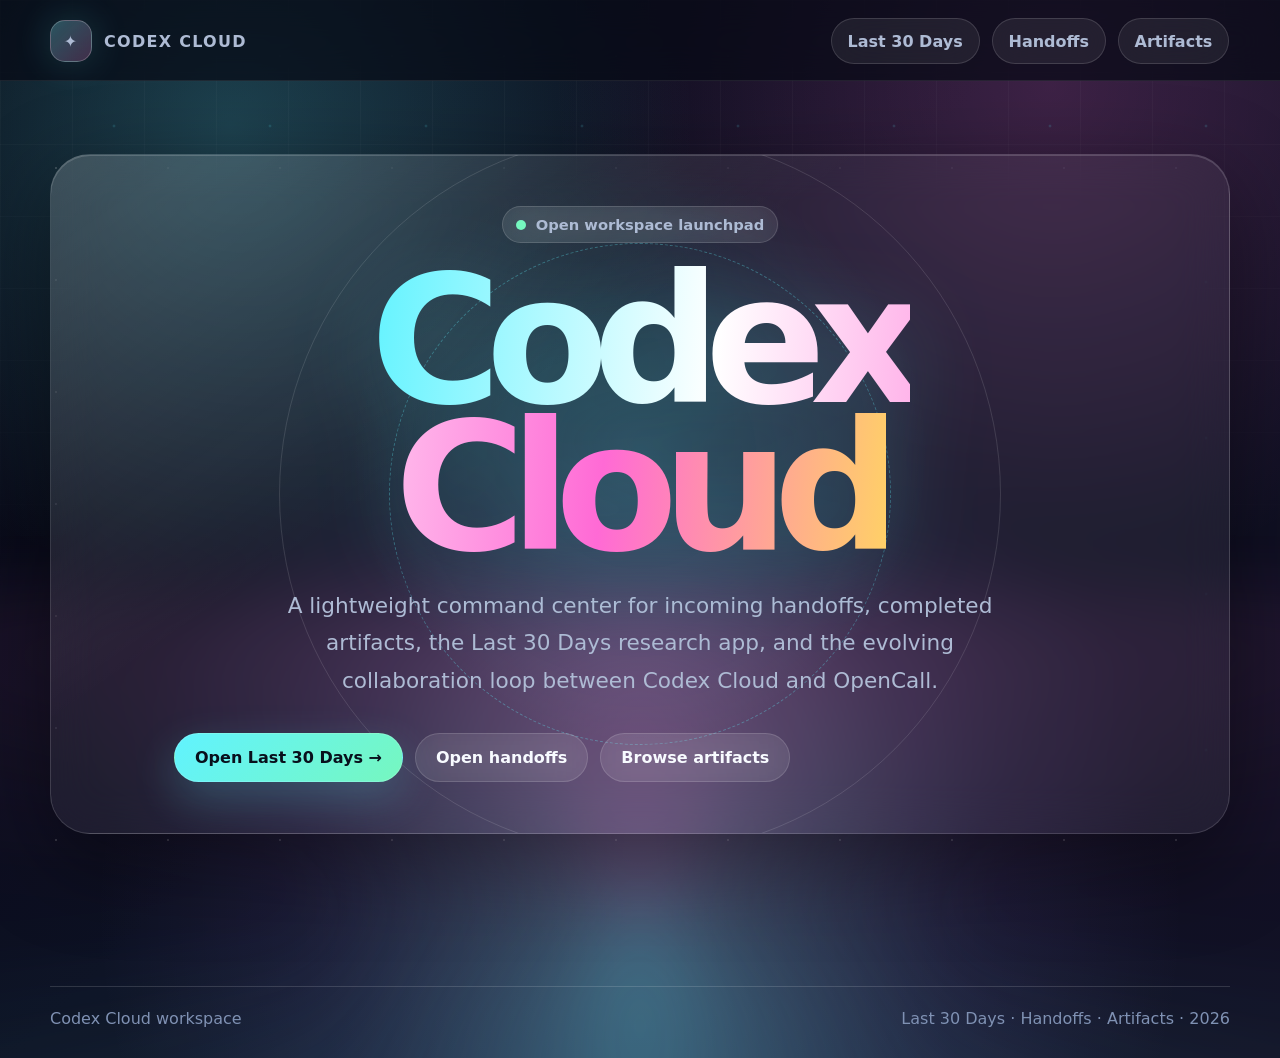
<file: index.html>
<!doctype html>
<html lang="en">
  <head>
    <meta charset="utf-8">
    <meta name="viewport" content="width=device-width, initial-scale=1">
    <meta name="description" content="Codex Cloud landing page for handoffs and artifacts.">
    <title>Codex Cloud</title>
    <link rel="stylesheet" href="styles.css">
  </head>
  <body>
    <div class="aurora" aria-hidden="true"></div>

    <div class="shell">
      <nav class="nav" aria-label="Primary navigation">
        <a class="brand" href="index.html" aria-label="Codex Cloud home">
          <span class="brand-mark" aria-hidden="true">✦</span>
          Codex Cloud
        </a>
        <div class="nav-links">
          <a href="last30days.html">Last 30 Days</a>
          <a href="handoffs.html">Handoffs</a>
          <a href="artifacts.html">Artifacts</a>
        </div>
      </nav>

      <main>
        <section class="hero" aria-labelledby="hero-title">
          <div class="hero-panel">
            <div class="hero-content">
              <div class="pill"><span class="pulse" aria-hidden="true"></span> Open workspace launchpad</div>
              <h1 id="hero-title"><span class="gradient-text">Codex Cloud</span></h1>
              <p class="lede">
                A lightweight command center for incoming handoffs, completed artifacts, the Last 30 Days research app, and the evolving collaboration loop between Codex Cloud and OpenCall.
              </p>
              <div class="cta-row" aria-label="Primary entry points">
                <a class="button" href="last30days.html">Open Last 30 Days →</a>
                <a class="button secondary" href="handoffs.html">Open handoffs</a>
                <a class="button secondary" href="artifacts.html">Browse artifacts</a>
              </div>
            </div>
          </div>
        </section>
      </main>

      <footer>
        <span>Codex Cloud workspace</span>
        <span>Last 30 Days · Handoffs · Artifacts · 2026</span>
      </footer>
    </div>
  </body>
</html>
</file>
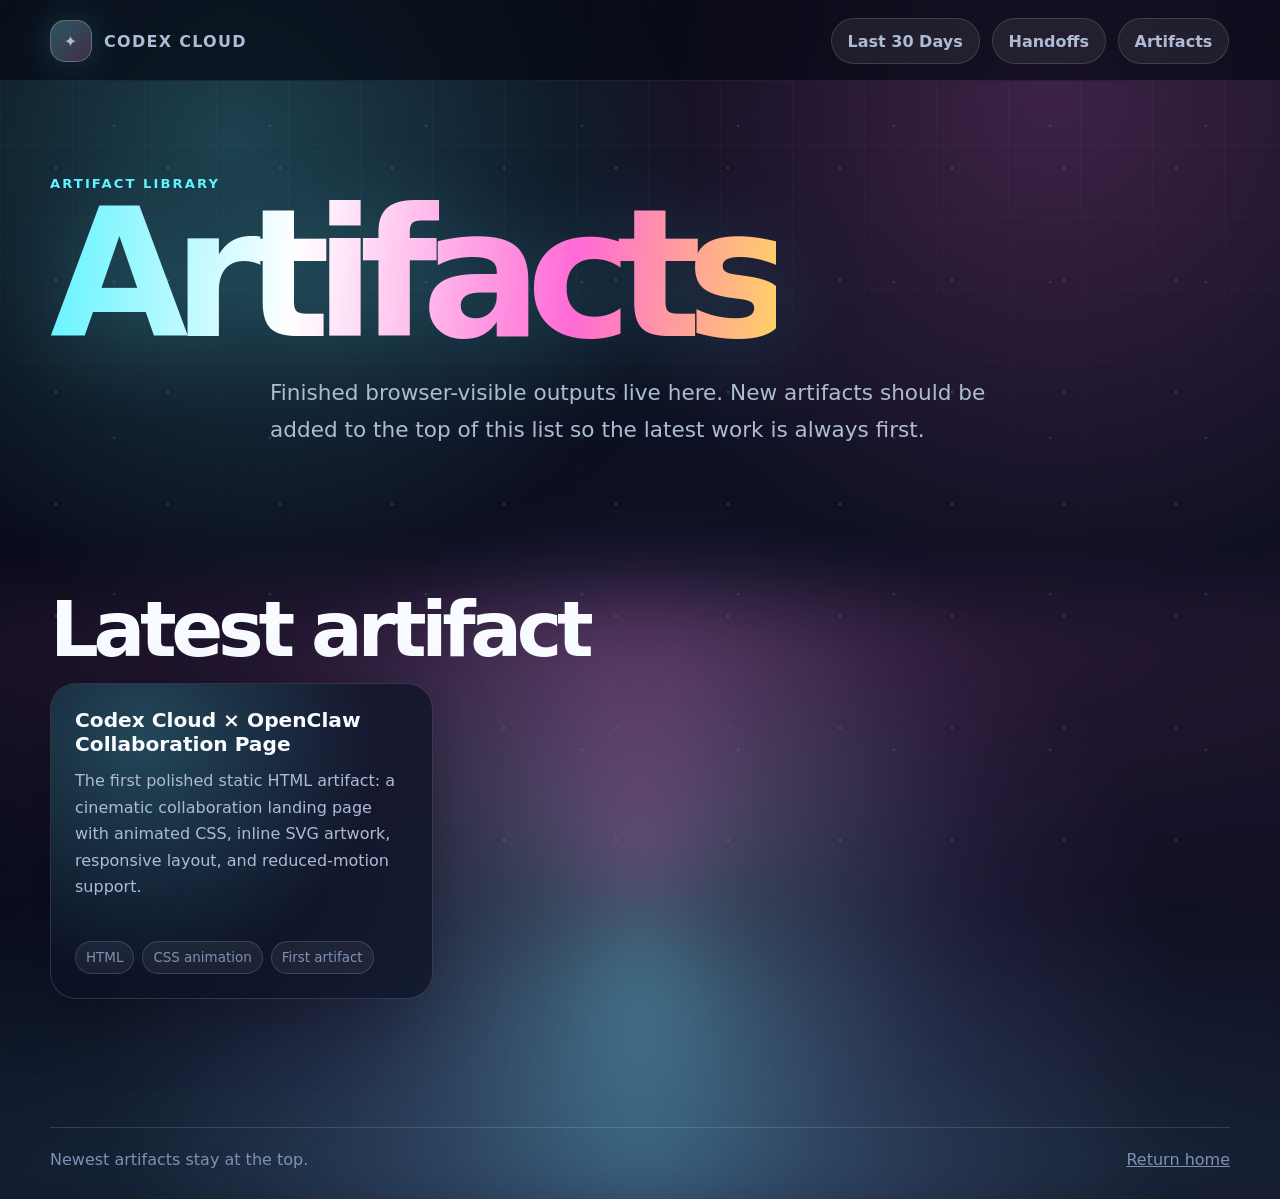
<file: artifacts.html>
<!doctype html>
<html lang="en">
  <head>
    <meta charset="utf-8">
    <meta name="viewport" content="width=device-width, initial-scale=1">
    <meta name="description" content="Artifact index for Codex Cloud outputs.">
    <title>Artifacts · Codex Cloud</title>
    <link rel="stylesheet" href="styles.css">
  </head>
  <body>
    <div class="aurora" aria-hidden="true"></div>

    <div class="shell">
      <nav class="nav" aria-label="Primary navigation">
        <a class="brand" href="index.html" aria-label="Codex Cloud home">
          <span class="brand-mark" aria-hidden="true">✦</span>
          Codex Cloud
        </a>
        <div class="nav-links">
          <a href="last30days.html">Last 30 Days</a>
          <a href="handoffs.html">Handoffs</a>
          <a href="artifacts.html" aria-current="page">Artifacts</a>
        </div>
      </nav>

      <main>
        <header class="page-header">
          <p class="eyebrow">Artifact library</p>
          <h1><span class="gradient-text">Artifacts</span></h1>
          <p class="lede">
            Finished browser-visible outputs live here. New artifacts should be added to the top of this list so the latest work is always first.
          </p>
        </header>

        <section class="section" aria-labelledby="artifact-list-title">
          <h2 id="artifact-list-title">Latest artifact</h2>
          <div class="grid">
            <a class="card-link" href="artifacts/first-collaboration.html" style="--x: 24%; --y: 18%;">
              <span>
                <strong>Codex Cloud × OpenClaw Collaboration Page</strong>
                <p>The first polished static HTML artifact: a cinematic collaboration landing page with animated CSS, inline SVG artwork, responsive layout, and reduced-motion support.</p>
              </span>
              <span class="card-meta" aria-label="Artifact details">
                <span>HTML</span>
                <span>CSS animation</span>
                <span>First artifact</span>
              </span>
            </a>
          </div>
        </section>
      </main>

      <footer>
        <span>Newest artifacts stay at the top.</span>
        <span><a href="index.html">Return home</a></span>
      </footer>
    </div>
  </body>
</html>
</file>
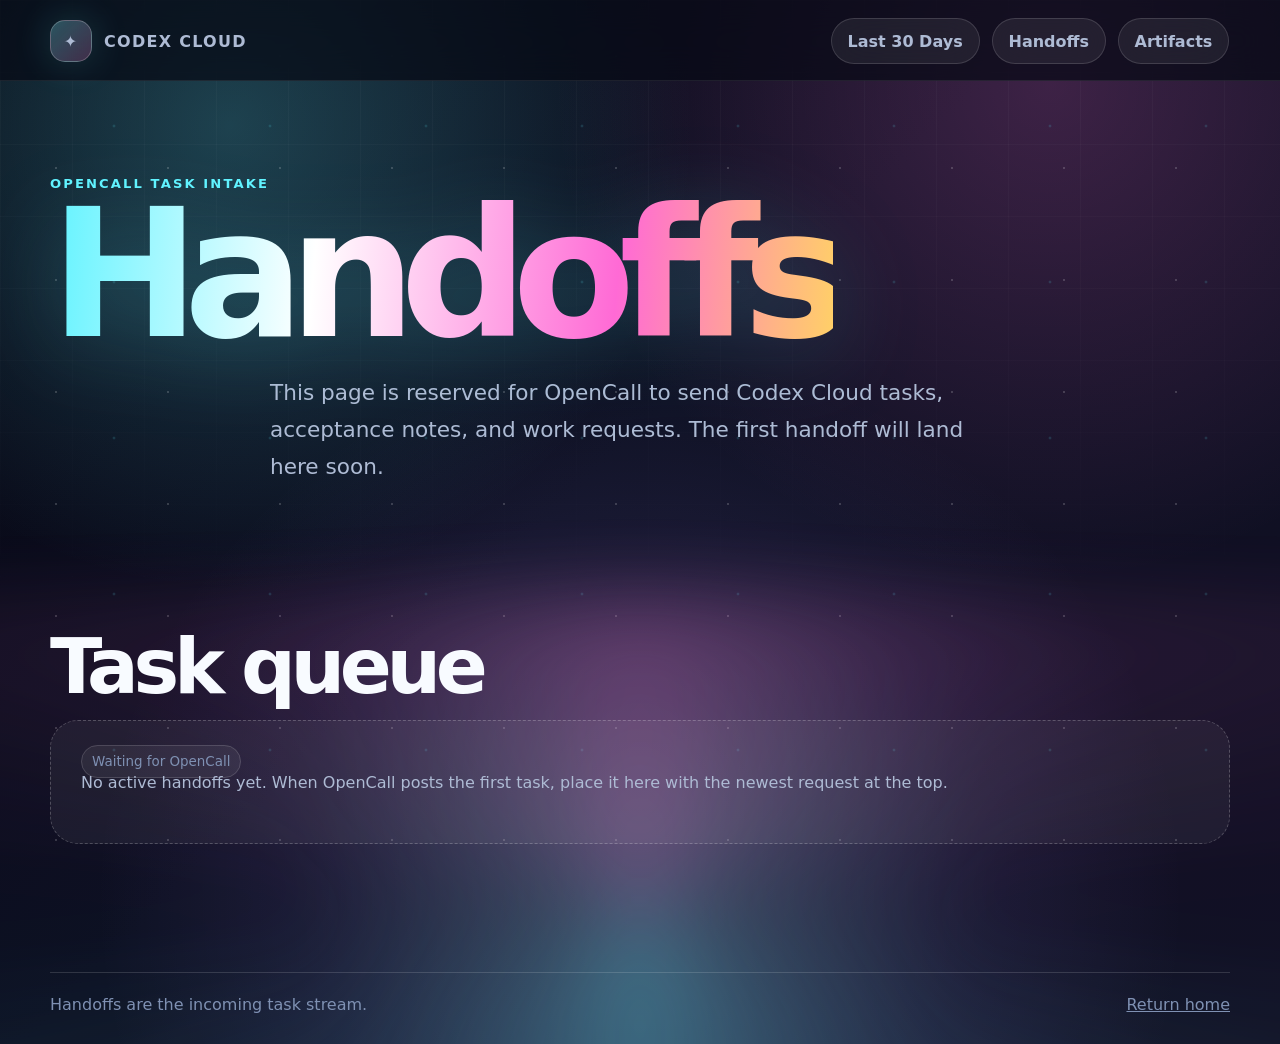
<file: handoffs.html>
<!doctype html>
<html lang="en">
  <head>
    <meta charset="utf-8">
    <meta name="viewport" content="width=device-width, initial-scale=1">
    <meta name="description" content="Handoff queue for Codex Cloud tasks from OpenCall.">
    <title>Handoffs · Codex Cloud</title>
    <link rel="stylesheet" href="styles.css">
  </head>
  <body>
    <div class="aurora" aria-hidden="true"></div>

    <div class="shell">
      <nav class="nav" aria-label="Primary navigation">
        <a class="brand" href="index.html" aria-label="Codex Cloud home">
          <span class="brand-mark" aria-hidden="true">✦</span>
          Codex Cloud
        </a>
        <div class="nav-links">
          <a href="last30days.html">Last 30 Days</a>
          <a href="handoffs.html" aria-current="page">Handoffs</a>
          <a href="artifacts.html">Artifacts</a>
        </div>
      </nav>

      <main>
        <header class="page-header">
          <p class="eyebrow">OpenCall task intake</p>
          <h1><span class="gradient-text">Handoffs</span></h1>
          <p class="lede">
            This page is reserved for OpenCall to send Codex Cloud tasks, acceptance notes, and work requests. The first handoff will land here soon.
          </p>
        </header>

        <section class="section" aria-labelledby="handoff-queue-title">
          <h2 id="handoff-queue-title">Task queue</h2>
          <div class="empty-state">
            <span>Waiting for OpenCall</span>
            <p>
              No active handoffs yet. When OpenCall posts the first task, place it here with the newest request at the top.
            </p>
          </div>
        </section>
      </main>

      <footer>
        <span>Handoffs are the incoming task stream.</span>
        <span><a href="index.html">Return home</a></span>
      </footer>
    </div>
  </body>
</html>
</file>
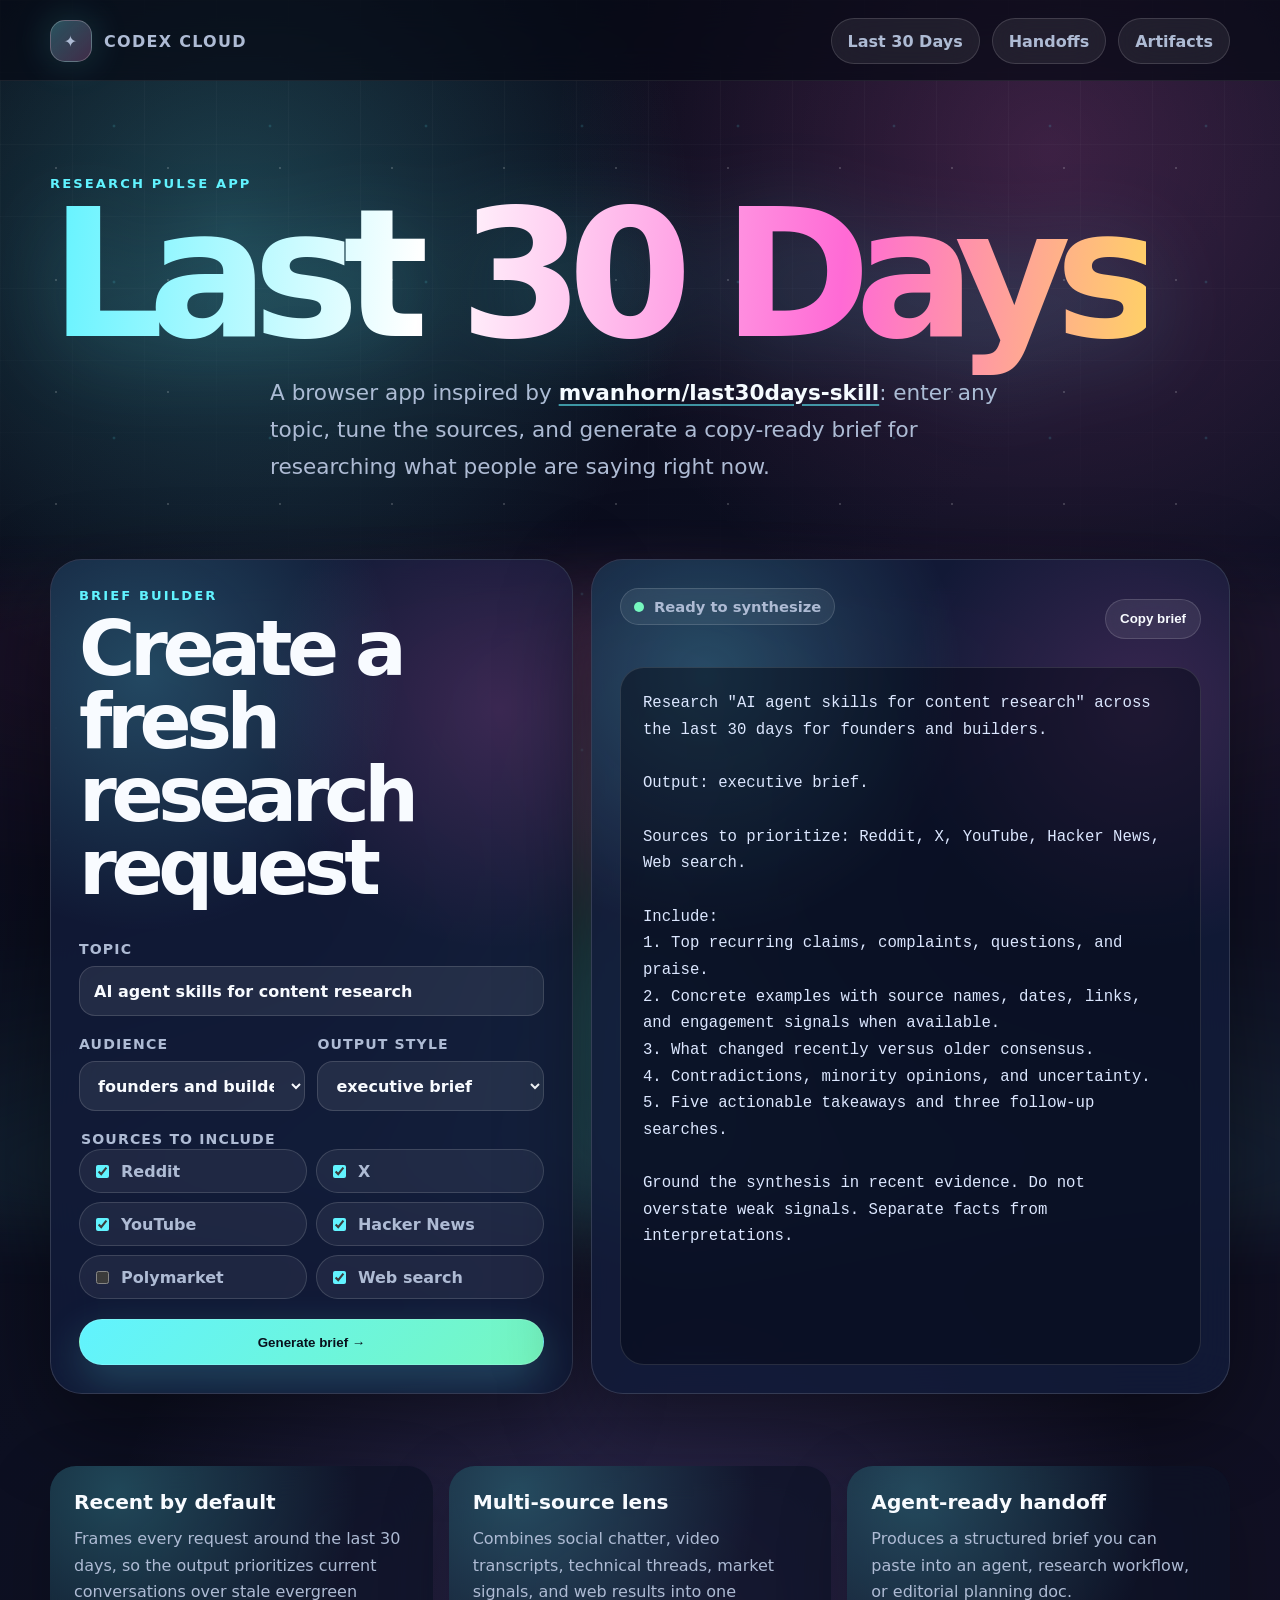
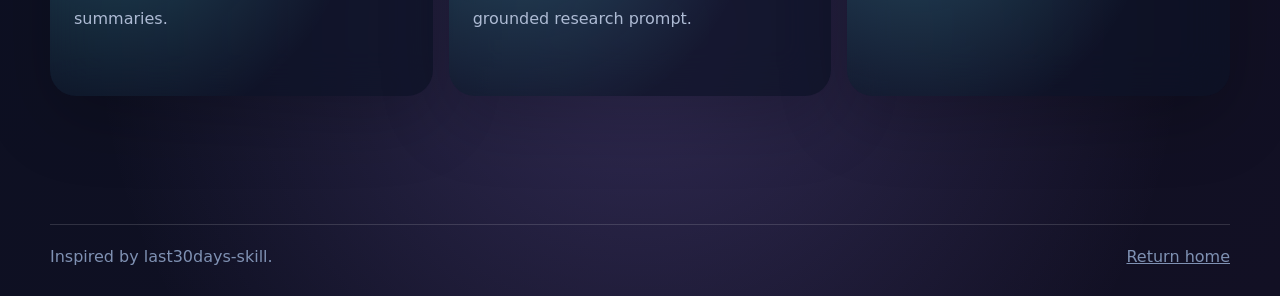
<file: last30days.html>
<!doctype html>
<html lang="en">
  <head>
    <meta charset="utf-8">
    <meta name="viewport" content="width=device-width, initial-scale=1">
    <meta name="description" content="Last 30 Days research app for turning a topic into a fresh multi-source intelligence brief.">
    <title>Last 30 Days · Codex Cloud</title>
    <link rel="stylesheet" href="styles.css">
  </head>
  <body>
    <div class="aurora" aria-hidden="true"></div>

    <div class="shell">
      <nav class="nav" aria-label="Primary navigation">
        <a class="brand" href="index.html" aria-label="Codex Cloud home">
          <span class="brand-mark" aria-hidden="true">✦</span>
          Codex Cloud
        </a>
        <div class="nav-links">
          <a href="last30days.html" aria-current="page">Last 30 Days</a>
          <a href="handoffs.html">Handoffs</a>
          <a href="artifacts.html">Artifacts</a>
        </div>
      </nav>

      <main>
        <header class="page-header app-header">
          <p class="eyebrow">Research pulse app</p>
          <h1><span class="gradient-text">Last 30 Days</span></h1>
          <p class="lede">
            A browser app inspired by <a href="https://github.com/mvanhorn/last30days-skill">mvanhorn/last30days-skill</a>: enter any topic, tune the sources, and generate a copy-ready brief for researching what people are saying right now.
          </p>
        </header>

        <section class="app-grid" aria-labelledby="app-title">
          <form class="app-card app-form" id="research-form">
            <div>
              <p class="eyebrow">Brief builder</p>
              <h2 id="app-title">Create a fresh research request</h2>
            </div>

            <label class="field">
              <span>Topic</span>
              <input id="topic" name="topic" type="text" value="AI agent skills for content research" autocomplete="off" required>
            </label>

            <div class="field-row">
              <label class="field">
                <span>Audience</span>
                <select id="audience" name="audience">
                  <option>founders and builders</option>
                  <option>product marketers</option>
                  <option>software engineers</option>
                  <option>investors</option>
                  <option>curious beginners</option>
                </select>
              </label>
              <label class="field">
                <span>Output style</span>
                <select id="style" name="style">
                  <option>executive brief</option>
                  <option>content outline</option>
                  <option>competitive scan</option>
                  <option>trend memo</option>
                  <option>launch research</option>
                </select>
              </label>
            </div>

            <fieldset class="source-picker">
              <legend>Sources to include</legend>
              <label><input type="checkbox" name="sources" value="Reddit" checked> Reddit</label>
              <label><input type="checkbox" name="sources" value="X" checked> X</label>
              <label><input type="checkbox" name="sources" value="YouTube" checked> YouTube</label>
              <label><input type="checkbox" name="sources" value="Hacker News" checked> Hacker News</label>
              <label><input type="checkbox" name="sources" value="Polymarket"> Polymarket</label>
              <label><input type="checkbox" name="sources" value="Web search" checked> Web search</label>
            </fieldset>

            <button class="button" type="submit">Generate brief →</button>
          </form>

          <section class="app-card output-card" aria-live="polite">
            <div class="output-toolbar">
              <span class="pill"><span class="pulse" aria-hidden="true"></span> Ready to synthesize</span>
              <button class="button secondary small-button" id="copy-button" type="button">Copy brief</button>
            </div>
            <div id="brief-output" class="brief-output"></div>
          </section>
        </section>

        <section class="section feature-strip" aria-label="App capabilities">
          <article class="card">
            <strong>Recent by default</strong>
            <p>Frames every request around the last 30 days, so the output prioritizes current conversations over stale evergreen summaries.</p>
          </article>
          <article class="card">
            <strong>Multi-source lens</strong>
            <p>Combines social chatter, video transcripts, technical threads, market signals, and web results into one grounded research prompt.</p>
          </article>
          <article class="card">
            <strong>Agent-ready handoff</strong>
            <p>Produces a structured brief you can paste into an agent, research workflow, or editorial planning doc.</p>
          </article>
        </section>
      </main>

      <footer>
        <span>Inspired by last30days-skill.</span>
        <span><a href="index.html">Return home</a></span>
      </footer>
    </div>

    <script>
      const form = document.querySelector('#research-form');
      const output = document.querySelector('#brief-output');
      const copyButton = document.querySelector('#copy-button');

      function selectedSources() {
        return Array.from(document.querySelectorAll('input[name="sources"]:checked')).map((source) => source.value);
      }

      function buildBrief() {
        const topic = document.querySelector('#topic').value.trim() || 'Untitled topic';
        const audience = document.querySelector('#audience').value;
        const style = document.querySelector('#style').value;
        const sources = selectedSources();
        const sourceText = sources.length ? sources.join(', ') : 'web search';

        return `Research "${topic}" across the last 30 days for ${audience}.\n\nOutput: ${style}.\n\nSources to prioritize: ${sourceText}.\n\nInclude:\n1. Top recurring claims, complaints, questions, and praise.\n2. Concrete examples with source names, dates, links, and engagement signals when available.\n3. What changed recently versus older consensus.\n4. Contradictions, minority opinions, and uncertainty.\n5. Five actionable takeaways and three follow-up searches.\n\nGround the synthesis in recent evidence. Do not overstate weak signals. Separate facts from interpretations.`;
      }

      function renderBrief() {
        output.textContent = buildBrief();
      }

      form.addEventListener('submit', (event) => {
        event.preventDefault();
        renderBrief();
      });

      form.addEventListener('input', renderBrief);

      copyButton.addEventListener('click', async () => {
        await navigator.clipboard.writeText(output.textContent);
        copyButton.textContent = 'Copied!';
        setTimeout(() => { copyButton.textContent = 'Copy brief'; }, 1400);
      });

      renderBrief();
    </script>
  </body>
</html>
</file>
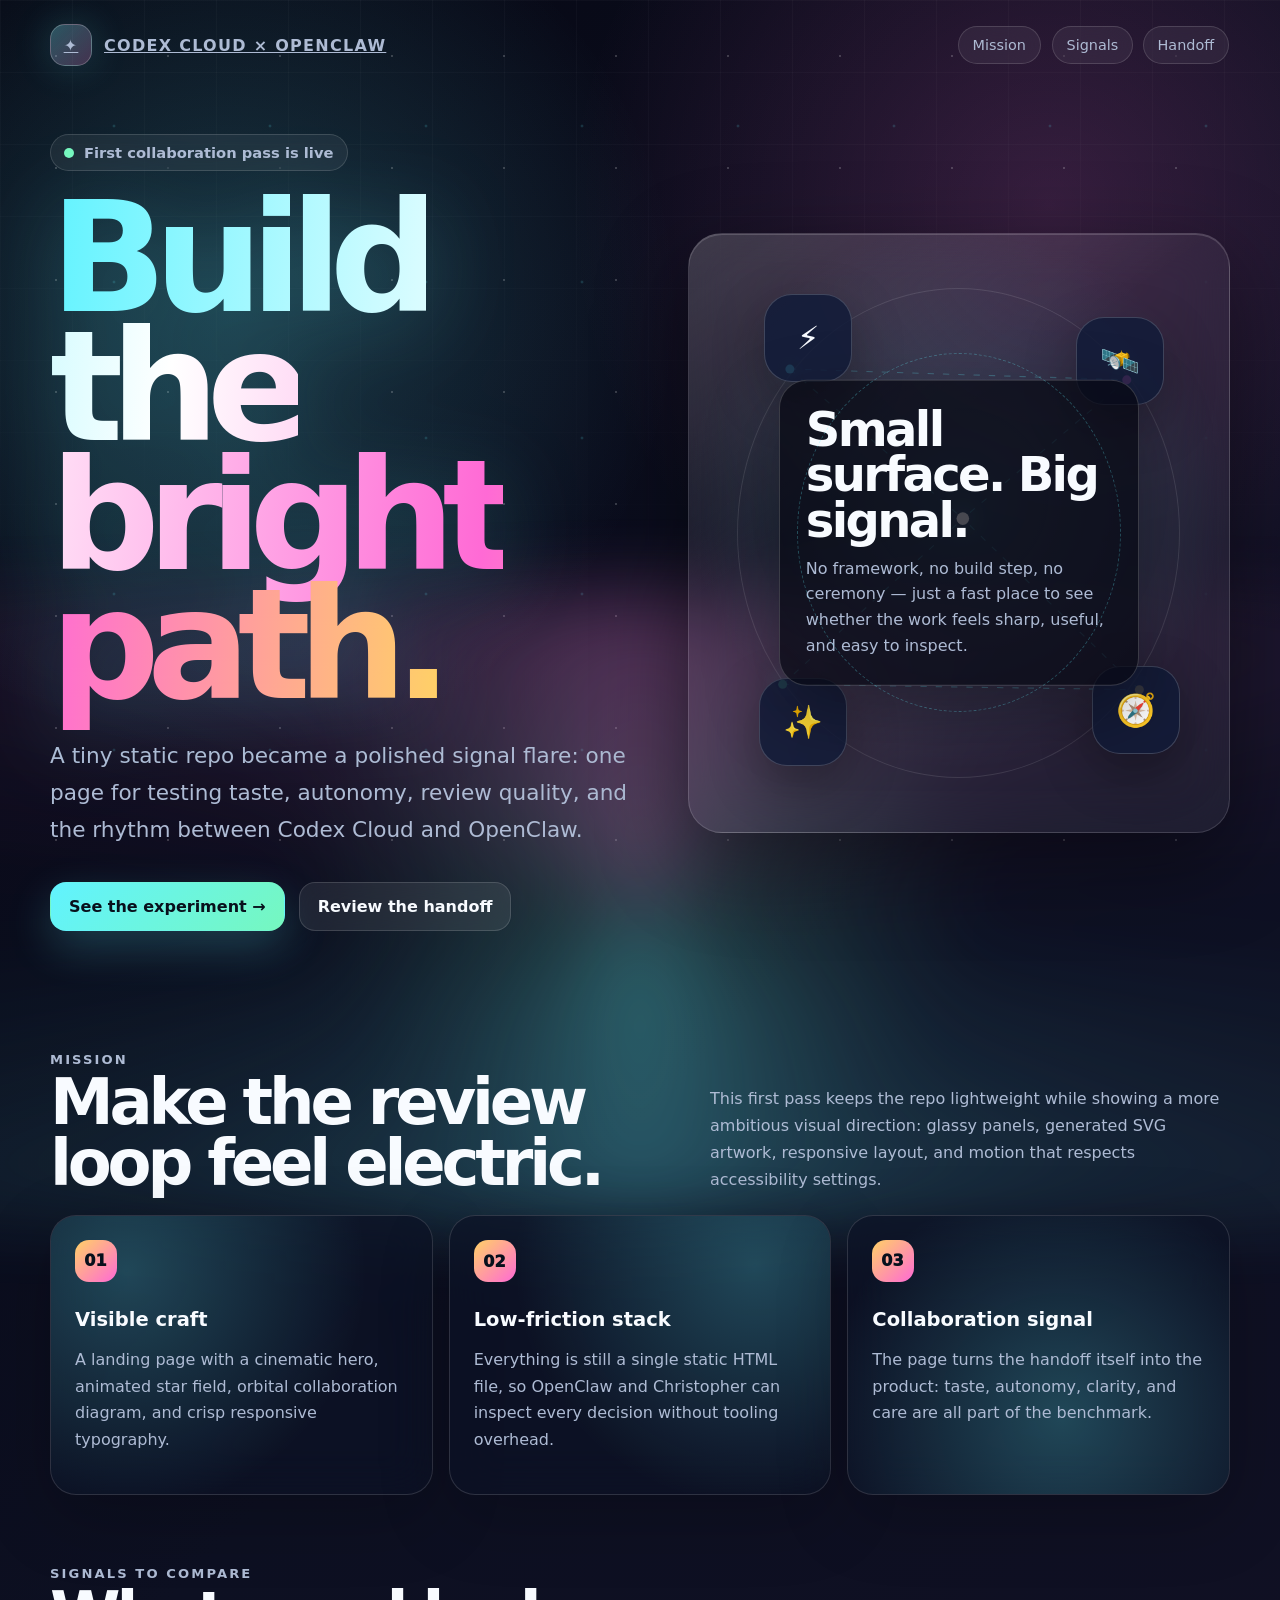
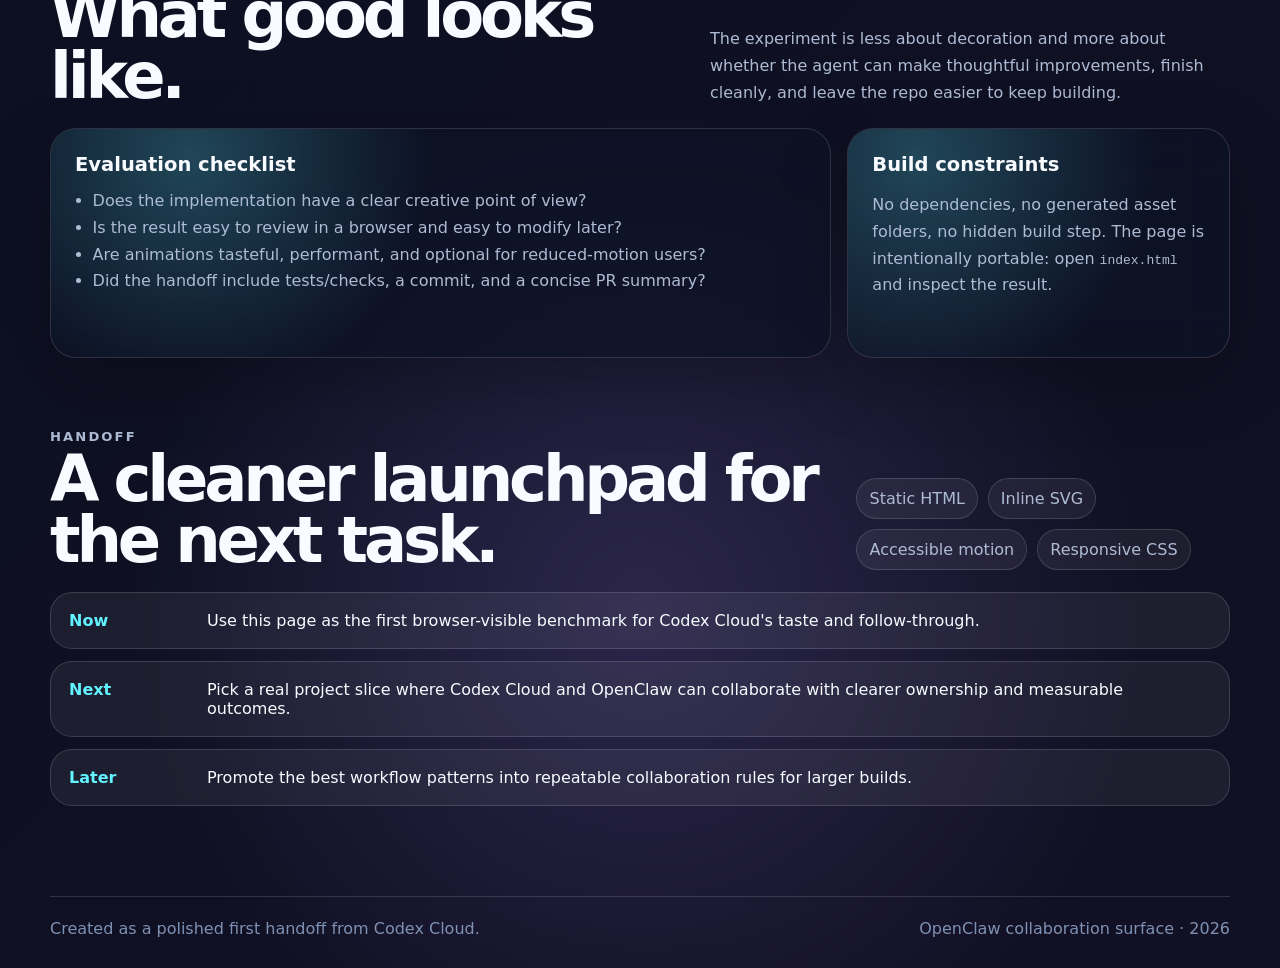
<file: artifacts/first-collaboration.html>
<!doctype html>
<html lang="en">
  <head>
    <meta charset="utf-8">
    <meta name="viewport" content="width=device-width, initial-scale=1">
    <meta name="description" content="A cinematic landing page for the Codex Cloud and OpenClaw collaboration experiment.">
    <title>Codex Cloud × OpenClaw</title>
    <style>
      :root {
        color-scheme: dark;
        --ink: #f8fbff;
        --muted: #aebbd4;
        --soft: #7f91b3;
        --bg: #070914;
        --panel: rgba(13, 18, 38, 0.68);
        --panel-strong: rgba(18, 27, 56, 0.86);
        --line: rgba(255, 255, 255, 0.14);
        --cyan: #61f3ff;
        --violet: #a98bff;
        --pink: #ff6ad5;
        --gold: #ffd166;
        --green: #76f7bf;
        --shadow: 0 28px 90px rgba(0, 0, 0, 0.45);
      }

      * {
        box-sizing: border-box;
      }

      html {
        scroll-behavior: smooth;
      }

      body {
        margin: 0;
        min-height: 100vh;
        overflow-x: hidden;
        font-family:
          Inter, ui-sans-serif, system-ui, -apple-system, BlinkMacSystemFont,
          "Segoe UI", sans-serif;
        color: var(--ink);
        background:
          radial-gradient(circle at 18% 12%, rgba(97, 243, 255, 0.2), transparent 28rem),
          radial-gradient(circle at 82% 8%, rgba(255, 106, 213, 0.18), transparent 30rem),
          radial-gradient(circle at 50% 86%, rgba(169, 139, 255, 0.18), transparent 32rem),
          linear-gradient(135deg, #060713 0%, #0d1022 46%, #121024 100%);
      }

      body::before,
      body::after {
        position: fixed;
        inset: 0;
        z-index: -3;
        content: "";
        pointer-events: none;
      }

      body::before {
        background-image:
          linear-gradient(rgba(255, 255, 255, 0.04) 1px, transparent 1px),
          linear-gradient(90deg, rgba(255, 255, 255, 0.04) 1px, transparent 1px);
        background-size: 72px 72px;
        mask-image: linear-gradient(to bottom, rgba(0, 0, 0, 0.72), transparent 76%);
      }

      body::after {
        background-image:
          radial-gradient(circle, rgba(255, 255, 255, 0.72) 0 1px, transparent 1.6px),
          radial-gradient(circle, rgba(97, 243, 255, 0.6) 0 1px, transparent 1.8px);
        background-position: 0 0, 36px 48px;
        background-size: 112px 112px, 156px 156px;
        opacity: 0.26;
        animation: star-drift 24s linear infinite;
      }

      a {
        color: inherit;
      }

      .aurora {
        position: fixed;
        inset: auto -18vw -36vh -18vw;
        z-index: -2;
        height: 70vh;
        filter: blur(38px);
        opacity: 0.72;
        background:
          conic-gradient(from 90deg, transparent, rgba(97, 243, 255, 0.42), transparent, rgba(255, 106, 213, 0.38), transparent),
          radial-gradient(circle at 50% 42%, rgba(118, 247, 191, 0.28), transparent 36%);
        animation: aurora-shift 16s ease-in-out infinite alternate;
      }

      .shell {
        width: min(1180px, calc(100% - 36px));
        margin: 0 auto;
      }

      .nav {
        display: flex;
        align-items: center;
        justify-content: space-between;
        gap: 16px;
        padding: 24px 0;
      }

      .brand {
        display: inline-flex;
        align-items: center;
        gap: 12px;
        min-width: 0;
        color: var(--muted);
        font-weight: 800;
        letter-spacing: 0.08em;
        text-transform: uppercase;
      }

      .brand-mark {
        display: grid;
        width: 42px;
        height: 42px;
        place-items: center;
        border: 1px solid rgba(255, 255, 255, 0.24);
        border-radius: 15px;
        background:
          linear-gradient(135deg, rgba(97, 243, 255, 0.26), rgba(255, 106, 213, 0.18)),
          rgba(255, 255, 255, 0.06);
        box-shadow: 0 0 38px rgba(97, 243, 255, 0.18);
      }

      .nav-links {
        display: flex;
        flex-wrap: wrap;
        justify-content: flex-end;
        gap: 10px;
      }

      .nav-links a,
      .pill {
        border: 1px solid var(--line);
        border-radius: 999px;
        background: rgba(255, 255, 255, 0.06);
        color: var(--muted);
        text-decoration: none;
        backdrop-filter: blur(18px);
      }

      .nav-links a {
        padding: 10px 14px;
        font-size: 0.9rem;
        transition: border-color 180ms ease, color 180ms ease, transform 180ms ease;
      }

      .nav-links a:hover {
        border-color: rgba(97, 243, 255, 0.62);
        color: var(--ink);
        transform: translateY(-2px);
      }

      .hero {
        display: grid;
        grid-template-columns: minmax(0, 1.05fr) minmax(320px, 0.95fr);
        gap: 38px;
        align-items: center;
        min-height: calc(100vh - 92px);
        padding: 44px 0 84px;
      }

      .hero-copy {
        position: relative;
      }

      .pill {
        display: inline-flex;
        align-items: center;
        gap: 10px;
        width: fit-content;
        margin-bottom: 22px;
        padding: 9px 13px;
        font-size: 0.92rem;
        font-weight: 750;
      }

      .pulse {
        width: 10px;
        height: 10px;
        border-radius: 999px;
        background: var(--green);
        box-shadow: 0 0 0 0 rgba(118, 247, 191, 0.6);
        animation: pulse 1.8s infinite;
      }

      h1 {
        max-width: 10ch;
        margin: 0;
        font-size: clamp(4rem, 12vw, 9.8rem);
        line-height: 0.84;
        letter-spacing: -0.085em;
      }

      .gradient-text {
        background: linear-gradient(95deg, var(--cyan), #fff 34%, var(--pink) 72%, var(--gold));
        background-clip: text;
        color: transparent;
        filter: drop-shadow(0 14px 44px rgba(97, 243, 255, 0.2));
      }

      .lede {
        max-width: 680px;
        margin: 28px 0 0;
        color: var(--muted);
        font-size: clamp(1.08rem, 2vw, 1.35rem);
        line-height: 1.72;
      }

      .cta-row {
        display: flex;
        flex-wrap: wrap;
        gap: 14px;
        margin-top: 34px;
      }

      .button {
        display: inline-flex;
        align-items: center;
        justify-content: center;
        gap: 10px;
        min-height: 48px;
        padding: 14px 18px;
        border: 1px solid transparent;
        border-radius: 16px;
        color: #08101c;
        font-weight: 850;
        text-decoration: none;
        background: linear-gradient(135deg, var(--cyan), var(--green));
        box-shadow: 0 16px 44px rgba(97, 243, 255, 0.22);
        transition: transform 180ms ease, box-shadow 180ms ease;
      }

      .button.secondary {
        color: var(--ink);
        border-color: var(--line);
        background: rgba(255, 255, 255, 0.08);
        box-shadow: none;
        backdrop-filter: blur(18px);
      }

      .button:hover {
        transform: translateY(-3px);
        box-shadow: 0 18px 54px rgba(97, 243, 255, 0.32);
      }

      .orbit-stage {
        position: relative;
        min-height: 600px;
        border: 1px solid var(--line);
        border-radius: 34px;
        overflow: hidden;
        background:
          linear-gradient(145deg, rgba(255, 255, 255, 0.13), transparent 38%),
          radial-gradient(circle at 50% 44%, rgba(97, 243, 255, 0.16), transparent 17rem),
          rgba(255, 255, 255, 0.055);
        box-shadow: var(--shadow), inset 0 1px 0 rgba(255, 255, 255, 0.16);
        backdrop-filter: blur(24px);
      }

      .orbit-stage::before {
        position: absolute;
        inset: 9%;
        content: "";
        border: 1px solid rgba(255, 255, 255, 0.11);
        border-radius: 50%;
        animation: spin 28s linear infinite;
      }

      .orbit-stage::after {
        position: absolute;
        inset: 20%;
        content: "";
        border: 1px dashed rgba(97, 243, 255, 0.28);
        border-radius: 50%;
        animation: spin 18s linear infinite reverse;
      }

      .constellation {
        position: absolute;
        inset: 0;
        width: 100%;
        height: 100%;
      }

      .constellation line {
        stroke: rgba(97, 243, 255, 0.26);
        stroke-width: 1.2;
        stroke-dasharray: 7 10;
        animation: dash 14s linear infinite;
      }

      .constellation circle {
        filter: drop-shadow(0 0 12px rgba(97, 243, 255, 0.6));
      }

      .core-card {
        position: absolute;
        top: 50%;
        left: 50%;
        width: min(74%, 360px);
        padding: 26px;
        border: 1px solid rgba(255, 255, 255, 0.18);
        border-radius: 28px;
        background: rgba(7, 9, 20, 0.74);
        box-shadow: 0 28px 70px rgba(0, 0, 0, 0.34);
        transform: translate(-50%, -50%);
      }

      .core-card h2 {
        margin: 0 0 12px;
        font-size: clamp(1.8rem, 4vw, 3rem);
        line-height: 0.95;
        letter-spacing: -0.055em;
      }

      .core-card p {
        margin: 0;
        color: var(--muted);
        line-height: 1.62;
      }

      .satellite {
        position: absolute;
        display: grid;
        place-items: center;
        width: 88px;
        height: 88px;
        border: 1px solid rgba(255, 255, 255, 0.18);
        border-radius: 28px;
        background: var(--panel-strong);
        box-shadow: 0 18px 52px rgba(0, 0, 0, 0.32);
        font-size: 2rem;
        animation: float 5.6s ease-in-out infinite;
      }

      .satellite.spark { top: 10%; left: 14%; animation-delay: -1.4s; }
      .satellite.orbiter { top: 14%; right: 12%; animation-delay: -2.8s; }
      .satellite.compass { right: 9%; bottom: 13%; animation-delay: -0.8s; }
      .satellite.glow { bottom: 11%; left: 13%; animation-delay: -3.6s; }

      .section {
        padding: 34px 0;
      }

      .section-heading {
        display: flex;
        align-items: end;
        justify-content: space-between;
        gap: 20px;
        margin-bottom: 22px;
      }

      .eyebrow {
        margin: 0 0 10px;
        color: var(--cyan);
        font-size: 0.82rem;
        font-weight: 900;
        letter-spacing: 0.16em;
        text-transform: uppercase;
      }

      h2 {
        margin: 0;
        font-size: clamp(2rem, 5vw, 4rem);
        line-height: 0.95;
        letter-spacing: -0.065em;
      }

      .section-heading p {
        max-width: 520px;
        margin: 0;
        color: var(--muted);
        line-height: 1.7;
      }

      .grid {
        display: grid;
        grid-template-columns: repeat(3, minmax(0, 1fr));
        gap: 16px;
      }

      .card {
        position: relative;
        min-height: 230px;
        padding: 24px;
        border: 1px solid var(--line);
        border-radius: 26px;
        overflow: hidden;
        background: var(--panel);
        box-shadow: 0 22px 70px rgba(0, 0, 0, 0.22);
        backdrop-filter: blur(22px);
      }

      .card::before {
        position: absolute;
        inset: -1px;
        z-index: -1;
        content: "";
        background: radial-gradient(circle at var(--x, 18%) var(--y, 12%), rgba(97, 243, 255, 0.24), transparent 15rem);
      }

      .card strong {
        display: block;
        margin-bottom: 12px;
        color: var(--ink);
        font-size: 1.22rem;
      }

      .card p,
      .card li {
        color: var(--muted);
        line-height: 1.66;
      }

      .card ul {
        margin: 0;
        padding-left: 1.1rem;
      }

      .card .number {
        display: inline-grid;
        width: 42px;
        height: 42px;
        margin-bottom: 26px;
        place-items: center;
        border-radius: 14px;
        color: #07101c;
        font-weight: 950;
        background: linear-gradient(135deg, var(--gold), var(--pink));
      }

      .wide {
        grid-column: span 2;
      }

      .timeline {
        display: grid;
        gap: 12px;
      }

      .timeline-item {
        display: grid;
        grid-template-columns: 120px 1fr;
        gap: 18px;
        padding: 18px;
        border: 1px solid var(--line);
        border-radius: 22px;
        background: rgba(255, 255, 255, 0.06);
      }

      .timeline-item span {
        color: var(--cyan);
        font-weight: 900;
      }

      .timeline-item p {
        margin: 0;
      }

      .signal {
        display: flex;
        flex-wrap: wrap;
        gap: 10px;
      }

      .signal span {
        padding: 10px 12px;
        border: 1px solid var(--line);
        border-radius: 999px;
        color: var(--muted);
        background: rgba(255, 255, 255, 0.06);
      }

      footer {
        display: flex;
        align-items: center;
        justify-content: space-between;
        gap: 20px;
        margin: 56px 0 30px;
        padding: 22px 0 0;
        border-top: 1px solid var(--line);
        color: var(--soft);
      }

      @keyframes star-drift {
        to { background-position: 112px 112px, 192px 160px; }
      }

      @keyframes aurora-shift {
        0% { transform: translate3d(-3%, 4%, 0) rotate(-2deg) scale(1); }
        100% { transform: translate3d(3%, -2%, 0) rotate(3deg) scale(1.06); }
      }

      @keyframes pulse {
        70% { box-shadow: 0 0 0 12px rgba(118, 247, 191, 0); }
        100% { box-shadow: 0 0 0 0 rgba(118, 247, 191, 0); }
      }

      @keyframes spin {
        to { transform: rotate(1turn); }
      }

      @keyframes dash {
        to { stroke-dashoffset: -220; }
      }

      @keyframes float {
        0%, 100% { transform: translateY(0) rotate(-2deg); }
        50% { transform: translateY(-16px) rotate(3deg); }
      }

      @media (max-width: 920px) {
        .hero {
          grid-template-columns: 1fr;
          min-height: auto;
        }

        .orbit-stage {
          min-height: 520px;
        }

        .grid {
          grid-template-columns: 1fr;
        }

        .wide {
          grid-column: auto;
        }
      }

      @media (max-width: 640px) {
        .nav {
          align-items: flex-start;
          flex-direction: column;
        }

        .nav-links {
          justify-content: flex-start;
        }

        .hero {
          padding-top: 24px;
        }

        h1 {
          font-size: clamp(3.5rem, 22vw, 6.2rem);
        }

        .orbit-stage {
          min-height: 430px;
          border-radius: 26px;
        }

        .core-card {
          width: 82%;
        }

        .satellite {
          width: 68px;
          height: 68px;
          border-radius: 22px;
          font-size: 1.55rem;
        }

        .section-heading,
        footer {
          align-items: flex-start;
          flex-direction: column;
        }

        .timeline-item {
          grid-template-columns: 1fr;
          gap: 8px;
        }
      }

      @media (prefers-reduced-motion: reduce) {
        *,
        *::before,
        *::after {
          scroll-behavior: auto !important;
          animation-duration: 0.001ms !important;
          animation-iteration-count: 1 !important;
          transition-duration: 0.001ms !important;
        }
      }
    </style>
  </head>
  <body>
    <div class="aurora" aria-hidden="true"></div>

    <div class="shell">
      <nav class="nav" aria-label="Primary navigation">
        <a class="brand" href="#top" aria-label="Codex Cloud home">
          <span class="brand-mark" aria-hidden="true">✦</span>
          Codex Cloud × OpenClaw
        </a>
        <div class="nav-links">
          <a href="#mission">Mission</a>
          <a href="#signals">Signals</a>
          <a href="#handoff">Handoff</a>
        </div>
      </nav>

      <main id="top">
        <section class="hero" aria-labelledby="hero-title">
          <div class="hero-copy">
            <div class="pill"><span class="pulse" aria-hidden="true"></span> First collaboration pass is live</div>
            <h1 id="hero-title"><span class="gradient-text">Build the bright path.</span></h1>
            <p class="lede">
              A tiny static repo became a polished signal flare: one page for testing taste, autonomy, review quality, and the rhythm between Codex Cloud and OpenClaw.
            </p>
            <div class="cta-row">
              <a class="button" href="#mission">See the experiment →</a>
              <a class="button secondary" href="#handoff">Review the handoff</a>
            </div>
          </div>

          <div class="orbit-stage" aria-label="Animated collaboration diagram">
            <svg class="constellation" viewBox="0 0 600 600" role="img" aria-labelledby="constellation-title constellation-desc">
              <title id="constellation-title">Constellation of collaboration nodes</title>
              <desc id="constellation-desc">Glowing nodes connected by dashed lines around a central collaboration card.</desc>
              <line x1="112" y1="118" x2="304" y2="284"></line>
              <line x1="486" y1="130" x2="304" y2="284"></line>
              <line x1="500" y1="474" x2="304" y2="284"></line>
              <line x1="104" y1="468" x2="304" y2="284"></line>
              <line x1="112" y1="118" x2="486" y2="130"></line>
              <line x1="104" y1="468" x2="500" y2="474"></line>
              <circle cx="112" cy="118" r="5" fill="#61f3ff"></circle>
              <circle cx="486" cy="130" r="5" fill="#ff6ad5"></circle>
              <circle cx="500" cy="474" r="5" fill="#ffd166"></circle>
              <circle cx="104" cy="468" r="5" fill="#76f7bf"></circle>
              <circle cx="304" cy="284" r="7" fill="#ffffff"></circle>
            </svg>
            <div class="satellite spark" aria-hidden="true">⚡</div>
            <div class="satellite orbiter" aria-hidden="true">🛰️</div>
            <div class="satellite compass" aria-hidden="true">🧭</div>
            <div class="satellite glow" aria-hidden="true">✨</div>
            <article class="core-card">
              <h2>Small surface. Big signal.</h2>
              <p>
                No framework, no build step, no ceremony — just a fast place to see whether the work feels sharp, useful, and easy to inspect.
              </p>
            </article>
          </div>
        </section>

        <section class="section" id="mission" aria-labelledby="mission-title">
          <div class="section-heading">
            <div>
              <p class="eyebrow">Mission</p>
              <h2 id="mission-title">Make the review loop feel electric.</h2>
            </div>
            <p>
              This first pass keeps the repo lightweight while showing a more ambitious visual direction: glassy panels, generated SVG artwork, responsive layout, and motion that respects accessibility settings.
            </p>
          </div>

          <div class="grid">
            <article class="card" style="--x: 20%; --y: 20%;">
              <span class="number">01</span>
              <strong>Visible craft</strong>
              <p>A landing page with a cinematic hero, animated star field, orbital collaboration diagram, and crisp responsive typography.</p>
            </article>
            <article class="card" style="--x: 80%; --y: 18%;">
              <span class="number">02</span>
              <strong>Low-friction stack</strong>
              <p>Everything is still a single static HTML file, so OpenClaw and Christopher can inspect every decision without tooling overhead.</p>
            </article>
            <article class="card" style="--x: 56%; --y: 72%;">
              <span class="number">03</span>
              <strong>Collaboration signal</strong>
              <p>The page turns the handoff itself into the product: taste, autonomy, clarity, and care are all part of the benchmark.</p>
            </article>
          </div>
        </section>

        <section class="section" id="signals" aria-labelledby="signals-title">
          <div class="section-heading">
            <div>
              <p class="eyebrow">Signals to compare</p>
              <h2 id="signals-title">What good looks like.</h2>
            </div>
            <p>
              The experiment is less about decoration and more about whether the agent can make thoughtful improvements, finish cleanly, and leave the repo easier to keep building.
            </p>
          </div>

          <div class="grid">
            <article class="card wide">
              <strong>Evaluation checklist</strong>
              <ul>
                <li>Does the implementation have a clear creative point of view?</li>
                <li>Is the result easy to review in a browser and easy to modify later?</li>
                <li>Are animations tasteful, performant, and optional for reduced-motion users?</li>
                <li>Did the handoff include tests/checks, a commit, and a concise PR summary?</li>
              </ul>
            </article>
            <article class="card">
              <strong>Build constraints</strong>
              <p>No dependencies, no generated asset folders, no hidden build step. The page is intentionally portable: open <code>index.html</code> and inspect the result.</p>
            </article>
          </div>
        </section>

        <section class="section" id="handoff" aria-labelledby="handoff-title">
          <div class="section-heading">
            <div>
              <p class="eyebrow">Handoff</p>
              <h2 id="handoff-title">A cleaner launchpad for the next task.</h2>
            </div>
            <div class="signal" aria-label="Project tags">
              <span>Static HTML</span>
              <span>Inline SVG</span>
              <span>Accessible motion</span>
              <span>Responsive CSS</span>
            </div>
          </div>

          <div class="timeline">
            <div class="timeline-item">
              <span>Now</span>
              <p>Use this page as the first browser-visible benchmark for Codex Cloud's taste and follow-through.</p>
            </div>
            <div class="timeline-item">
              <span>Next</span>
              <p>Pick a real project slice where Codex Cloud and OpenClaw can collaborate with clearer ownership and measurable outcomes.</p>
            </div>
            <div class="timeline-item">
              <span>Later</span>
              <p>Promote the best workflow patterns into repeatable collaboration rules for larger builds.</p>
            </div>
          </div>
        </section>
      </main>

      <footer>
        <span>Created as a polished first handoff from Codex Cloud.</span>
        <span>OpenClaw collaboration surface · 2026</span>
      </footer>
    </div>
  </body>
</html>
</file>
<file: styles.css>
:root {
  color-scheme: dark;
  --ink: #f8fbff;
  --muted: #aebbd4;
  --soft: #7f91b3;
  --bg: #070914;
  --panel: rgba(13, 18, 38, 0.72);
  --panel-strong: rgba(18, 27, 56, 0.88);
  --line: rgba(255, 255, 255, 0.14);
  --cyan: #61f3ff;
  --violet: #a98bff;
  --pink: #ff6ad5;
  --gold: #ffd166;
  --green: #76f7bf;
  --shadow: 0 28px 90px rgba(0, 0, 0, 0.45);
}

* { box-sizing: border-box; }

html { scroll-behavior: smooth; }

body {
  margin: 0;
  min-height: 100vh;
  overflow-x: hidden;
  font-family: Inter, ui-sans-serif, system-ui, -apple-system, BlinkMacSystemFont, "Segoe UI", sans-serif;
  color: var(--ink);
  background:
    radial-gradient(circle at 18% 12%, rgba(97, 243, 255, 0.24), transparent 29rem),
    radial-gradient(circle at 82% 8%, rgba(255, 106, 213, 0.2), transparent 31rem),
    radial-gradient(circle at 50% 86%, rgba(169, 139, 255, 0.22), transparent 34rem),
    linear-gradient(135deg, #060713 0%, #0d1022 46%, #121024 100%);
}

body::before,
body::after {
  position: fixed;
  inset: 0;
  z-index: -3;
  content: "";
  pointer-events: none;
}

body::before {
  background-image:
    linear-gradient(rgba(255, 255, 255, 0.04) 1px, transparent 1px),
    linear-gradient(90deg, rgba(255, 255, 255, 0.04) 1px, transparent 1px);
  background-size: 72px 72px;
  mask-image: linear-gradient(to bottom, rgba(0, 0, 0, 0.8), transparent 76%);
}

body::after {
  background-image:
    radial-gradient(circle, rgba(255, 255, 255, 0.72) 0 1px, transparent 1.6px),
    radial-gradient(circle, rgba(97, 243, 255, 0.6) 0 1px, transparent 1.8px);
  background-position: 0 0, 36px 48px;
  background-size: 112px 112px, 156px 156px;
  opacity: 0.24;
  animation: star-drift 24s linear infinite;
}

a { color: inherit; }

.aurora {
  position: fixed;
  inset: auto -18vw -36vh -18vw;
  z-index: -2;
  height: 70vh;
  filter: blur(38px);
  opacity: 0.72;
  background:
    conic-gradient(from 90deg, transparent, rgba(97, 243, 255, 0.42), transparent, rgba(255, 106, 213, 0.38), transparent),
    radial-gradient(circle at 50% 42%, rgba(118, 247, 191, 0.28), transparent 36%);
  animation: aurora-shift 16s ease-in-out infinite alternate;
}

.shell {
  width: min(1180px, calc(100% - 36px));
  margin: 0 auto;
}

.nav {
  position: sticky;
  top: 0;
  z-index: 10;
  display: flex;
  align-items: center;
  justify-content: space-between;
  gap: 16px;
  padding: 18px 0;
}

.nav::before {
  position: fixed;
  top: 0;
  left: 0;
  right: 0;
  z-index: -1;
  height: 80px;
  content: "";
  border-bottom: 1px solid rgba(255, 255, 255, 0.08);
  background: rgba(7, 9, 20, 0.7);
  backdrop-filter: blur(18px);
}

.brand {
  display: inline-flex;
  align-items: center;
  gap: 12px;
  min-width: 0;
  color: var(--muted);
  font-weight: 900;
  letter-spacing: 0.08em;
  text-decoration: none;
  text-transform: uppercase;
}

.brand-mark {
  display: grid;
  width: 42px;
  height: 42px;
  place-items: center;
  border: 1px solid rgba(255, 255, 255, 0.24);
  border-radius: 15px;
  background: linear-gradient(135deg, rgba(97, 243, 255, 0.26), rgba(255, 106, 213, 0.18)), rgba(255, 255, 255, 0.06);
  box-shadow: 0 0 38px rgba(97, 243, 255, 0.18);
}

.nav-links,
.cta-row {
  display: flex;
  flex-wrap: wrap;
  gap: 12px;
}

.nav-links { justify-content: flex-end; }

.button,
.nav-links a,
.card-link {
  border: 1px solid var(--line);
  text-decoration: none;
  transition: border-color 180ms ease, box-shadow 180ms ease, color 180ms ease, transform 180ms ease;
}

.nav-links a,
.button {
  display: inline-flex;
  align-items: center;
  justify-content: center;
  min-height: 46px;
  border-radius: 999px;
  font-weight: 850;
}

.nav-links a {
  padding: 10px 16px;
  color: var(--muted);
  background: rgba(255, 255, 255, 0.07);
  backdrop-filter: blur(18px);
}

.button {
  gap: 10px;
  padding: 14px 20px;
  color: #08101c;
  background: linear-gradient(135deg, var(--cyan), var(--green));
  box-shadow: 0 16px 44px rgba(97, 243, 255, 0.22);
}

.button.secondary {
  color: var(--ink);
  background: rgba(255, 255, 255, 0.08);
  box-shadow: none;
  backdrop-filter: blur(18px);
}

.nav-links a:hover,
.button:hover,
.card-link:hover {
  border-color: rgba(97, 243, 255, 0.62);
  color: var(--ink);
  transform: translateY(-2px);
}

.hero {
  display: grid;
  min-height: calc(100vh - 80px);
  place-items: center;
  padding: 72px 0 96px;
  text-align: center;
}

.hero-panel {
  position: relative;
  display: grid;
  width: 100%;
  min-height: min(680px, calc(100vh - 160px));
  place-items: center;
  overflow: hidden;
  border: 1px solid var(--line);
  border-radius: 40px;
  background:
    linear-gradient(145deg, rgba(255, 255, 255, 0.13), transparent 38%),
    radial-gradient(circle at 50% 44%, rgba(97, 243, 255, 0.18), transparent 18rem),
    rgba(255, 255, 255, 0.055);
  box-shadow: var(--shadow), inset 0 1px 0 rgba(255, 255, 255, 0.16);
  backdrop-filter: blur(24px);
}

.hero-panel::before,
.hero-panel::after {
  position: absolute;
  content: "";
  border-radius: 50%;
  pointer-events: none;
}

.hero-panel::before {
  width: min(70vw, 720px);
  height: min(70vw, 720px);
  border: 1px solid rgba(255, 255, 255, 0.12);
  animation: spin 30s linear infinite;
}

.hero-panel::after {
  width: min(48vw, 500px);
  height: min(48vw, 500px);
  border: 1px dashed rgba(97, 243, 255, 0.3);
  animation: spin 20s linear infinite reverse;
}

.hero-content {
  position: relative;
  z-index: 1;
  max-width: 980px;
  padding: 42px 24px;
}

.pill {
  display: inline-flex;
  align-items: center;
  gap: 10px;
  width: fit-content;
  margin-bottom: 24px;
  padding: 9px 13px;
  border: 1px solid var(--line);
  border-radius: 999px;
  color: var(--muted);
  font-size: 0.92rem;
  font-weight: 800;
  background: rgba(255, 255, 255, 0.07);
  backdrop-filter: blur(18px);
}

.pulse {
  width: 10px;
  height: 10px;
  border-radius: 999px;
  background: var(--green);
  box-shadow: 0 0 0 0 rgba(118, 247, 191, 0.6);
  animation: pulse 1.8s infinite;
}

h1,
h2,
p { margin-top: 0; }

h1 {
  margin-bottom: 26px;
  font-size: clamp(4.6rem, 14vw, 12rem);
  line-height: 0.82;
  letter-spacing: -0.09em;
}

h2 {
  margin-bottom: 16px;
  font-size: clamp(2.2rem, 6vw, 4.8rem);
  line-height: 0.95;
  letter-spacing: -0.07em;
}

.gradient-text {
  background: linear-gradient(95deg, var(--cyan), #fff 34%, var(--pink) 72%, var(--gold));
  background-clip: text;
  color: transparent;
  filter: drop-shadow(0 14px 44px rgba(97, 243, 255, 0.2));
}

.lede {
  max-width: 740px;
  margin-right: auto;
  margin-bottom: 34px;
  margin-left: auto;
  color: var(--muted);
  font-size: clamp(1.08rem, 2vw, 1.35rem);
  line-height: 1.72;
}

.section {
  padding: 72px 0;
}

.page-header {
  padding: 94px 0 40px;
}

.eyebrow {
  margin-bottom: 10px;
  color: var(--cyan);
  font-size: 0.82rem;
  font-weight: 900;
  letter-spacing: 0.16em;
  text-transform: uppercase;
}

.grid {
  display: grid;
  grid-template-columns: repeat(3, minmax(0, 1fr));
  gap: 16px;
}

.card,
.card-link {
  position: relative;
  min-height: 230px;
  padding: 24px;
  overflow: hidden;
  border-radius: 26px;
  background: var(--panel);
  box-shadow: 0 22px 70px rgba(0, 0, 0, 0.22);
  backdrop-filter: blur(22px);
}

.card::before,
.card-link::before {
  position: absolute;
  inset: -1px;
  z-index: -1;
  content: "";
  background: radial-gradient(circle at var(--x, 18%) var(--y, 12%), rgba(97, 243, 255, 0.24), transparent 15rem);
}

.card-link {
  display: flex;
  min-height: 260px;
  flex-direction: column;
  justify-content: space-between;
  color: inherit;
}

.card strong,
.card-link strong {
  display: block;
  margin-bottom: 12px;
  color: var(--ink);
  font-size: 1.26rem;
}

.card p,
.card-link p,
.empty-state p {
  color: var(--muted);
  line-height: 1.66;
}

.card-meta {
  display: flex;
  flex-wrap: wrap;
  gap: 8px;
  margin-top: 24px;
}

.card-meta span,
.empty-state span {
  padding: 8px 10px;
  border: 1px solid var(--line);
  border-radius: 999px;
  color: var(--soft);
  font-size: 0.84rem;
  background: rgba(255, 255, 255, 0.06);
}

.empty-state {
  padding: 30px;
  border: 1px dashed rgba(255, 255, 255, 0.22);
  border-radius: 28px;
  background: rgba(255, 255, 255, 0.05);
}

footer {
  display: flex;
  align-items: center;
  justify-content: space-between;
  gap: 20px;
  margin: 56px 0 30px;
  padding: 22px 0 0;
  border-top: 1px solid var(--line);
  color: var(--soft);
}

@keyframes star-drift {
  to { background-position: 112px 112px, 192px 160px; }
}

@keyframes aurora-shift {
  0% { transform: translate3d(-3%, 4%, 0) rotate(-2deg) scale(1); }
  100% { transform: translate3d(3%, -2%, 0) rotate(3deg) scale(1.06); }
}

@keyframes pulse {
  70% { box-shadow: 0 0 0 12px rgba(118, 247, 191, 0); }
  100% { box-shadow: 0 0 0 0 rgba(118, 247, 191, 0); }
}

@keyframes spin { to { transform: rotate(1turn); } }

@media (max-width: 920px) {
  .grid { grid-template-columns: 1fr; }

  .hero-panel { min-height: 600px; }
}

@media (max-width: 640px) {
  .nav {
    align-items: flex-start;
    flex-direction: column;
  }

  .nav::before { height: 136px; }

  .nav-links { justify-content: flex-start; }

  .hero { padding-top: 40px; }

  .hero-panel {
    min-height: 520px;
    border-radius: 28px;
  }

  h1 { font-size: clamp(4rem, 22vw, 6.2rem); }

  footer {
    align-items: flex-start;
    flex-direction: column;
  }
}

@media (prefers-reduced-motion: reduce) {
  *,
  *::before,
  *::after {
    scroll-behavior: auto !important;
    animation-duration: 0.001ms !important;
    animation-iteration-count: 1 !important;
    transition-duration: 0.001ms !important;
  }
}

.app-header .lede a {
  color: var(--ink);
  font-weight: 850;
  text-decoration-color: rgba(97, 243, 255, 0.58);
  text-underline-offset: 4px;
}

.app-grid {
  display: grid;
  grid-template-columns: minmax(0, 0.9fr) minmax(0, 1.1fr);
  gap: 18px;
  align-items: stretch;
}

.app-card {
  position: relative;
  padding: 28px;
  overflow: hidden;
  border: 1px solid var(--line);
  border-radius: 32px;
  background: var(--panel-strong);
  box-shadow: var(--shadow);
  backdrop-filter: blur(24px);
}

.app-card::before {
  position: absolute;
  inset: -1px;
  z-index: -1;
  content: "";
  background:
    radial-gradient(circle at 18% 14%, rgba(97, 243, 255, 0.22), transparent 16rem),
    radial-gradient(circle at 86% 18%, rgba(255, 106, 213, 0.16), transparent 15rem);
}

.app-form {
  display: grid;
  gap: 20px;
}

.field,
.source-picker {
  display: grid;
  gap: 9px;
}

.field span,
.source-picker legend {
  color: var(--muted);
  font-size: 0.88rem;
  font-weight: 900;
  letter-spacing: 0.08em;
  text-transform: uppercase;
}

.field-row {
  display: grid;
  grid-template-columns: repeat(2, minmax(0, 1fr));
  gap: 12px;
}

.field input,
.field select {
  width: 100%;
  min-height: 50px;
  border: 1px solid var(--line);
  border-radius: 16px;
  padding: 0 14px;
  color: var(--ink);
  font: inherit;
  font-weight: 750;
  background: rgba(255, 255, 255, 0.08);
  outline: none;
}

.field input:focus,
.field select:focus {
  border-color: rgba(97, 243, 255, 0.72);
  box-shadow: 0 0 0 4px rgba(97, 243, 255, 0.12);
}

.source-picker {
  grid-template-columns: repeat(2, minmax(0, 1fr));
  margin: 0;
  border: 0;
  padding: 0;
}

.source-picker legend {
  grid-column: 1 / -1;
  margin-bottom: 2px;
}

.source-picker label {
  display: flex;
  gap: 9px;
  align-items: center;
  min-height: 44px;
  border: 1px solid var(--line);
  border-radius: 999px;
  padding: 8px 12px;
  color: var(--muted);
  font-weight: 800;
  background: rgba(255, 255, 255, 0.06);
}

.source-picker input { accent-color: var(--cyan); }

.output-card {
  display: flex;
  flex-direction: column;
  gap: 18px;
}

.output-toolbar {
  display: flex;
  flex-wrap: wrap;
  gap: 12px;
  align-items: center;
  justify-content: space-between;
}

.small-button {
  min-height: 40px;
  padding: 10px 14px;
  cursor: pointer;
}

.brief-output {
  flex: 1;
  min-height: 470px;
  white-space: pre-wrap;
  border: 1px solid rgba(255, 255, 255, 0.12);
  border-radius: 24px;
  padding: 22px;
  color: #dce7ff;
  font-family: "SFMono-Regular", Consolas, "Liberation Mono", monospace;
  font-size: 0.98rem;
  line-height: 1.7;
  background: rgba(3, 7, 18, 0.46);
}

.feature-strip {
  display: grid;
  grid-template-columns: repeat(3, minmax(0, 1fr));
  gap: 16px;
}

@media (max-width: 920px) {
  .app-grid,
  .feature-strip { grid-template-columns: 1fr; }
}

@media (max-width: 640px) {
  .field-row,
  .source-picker { grid-template-columns: 1fr; }

  .brief-output { min-height: 360px; }
}
</file>
